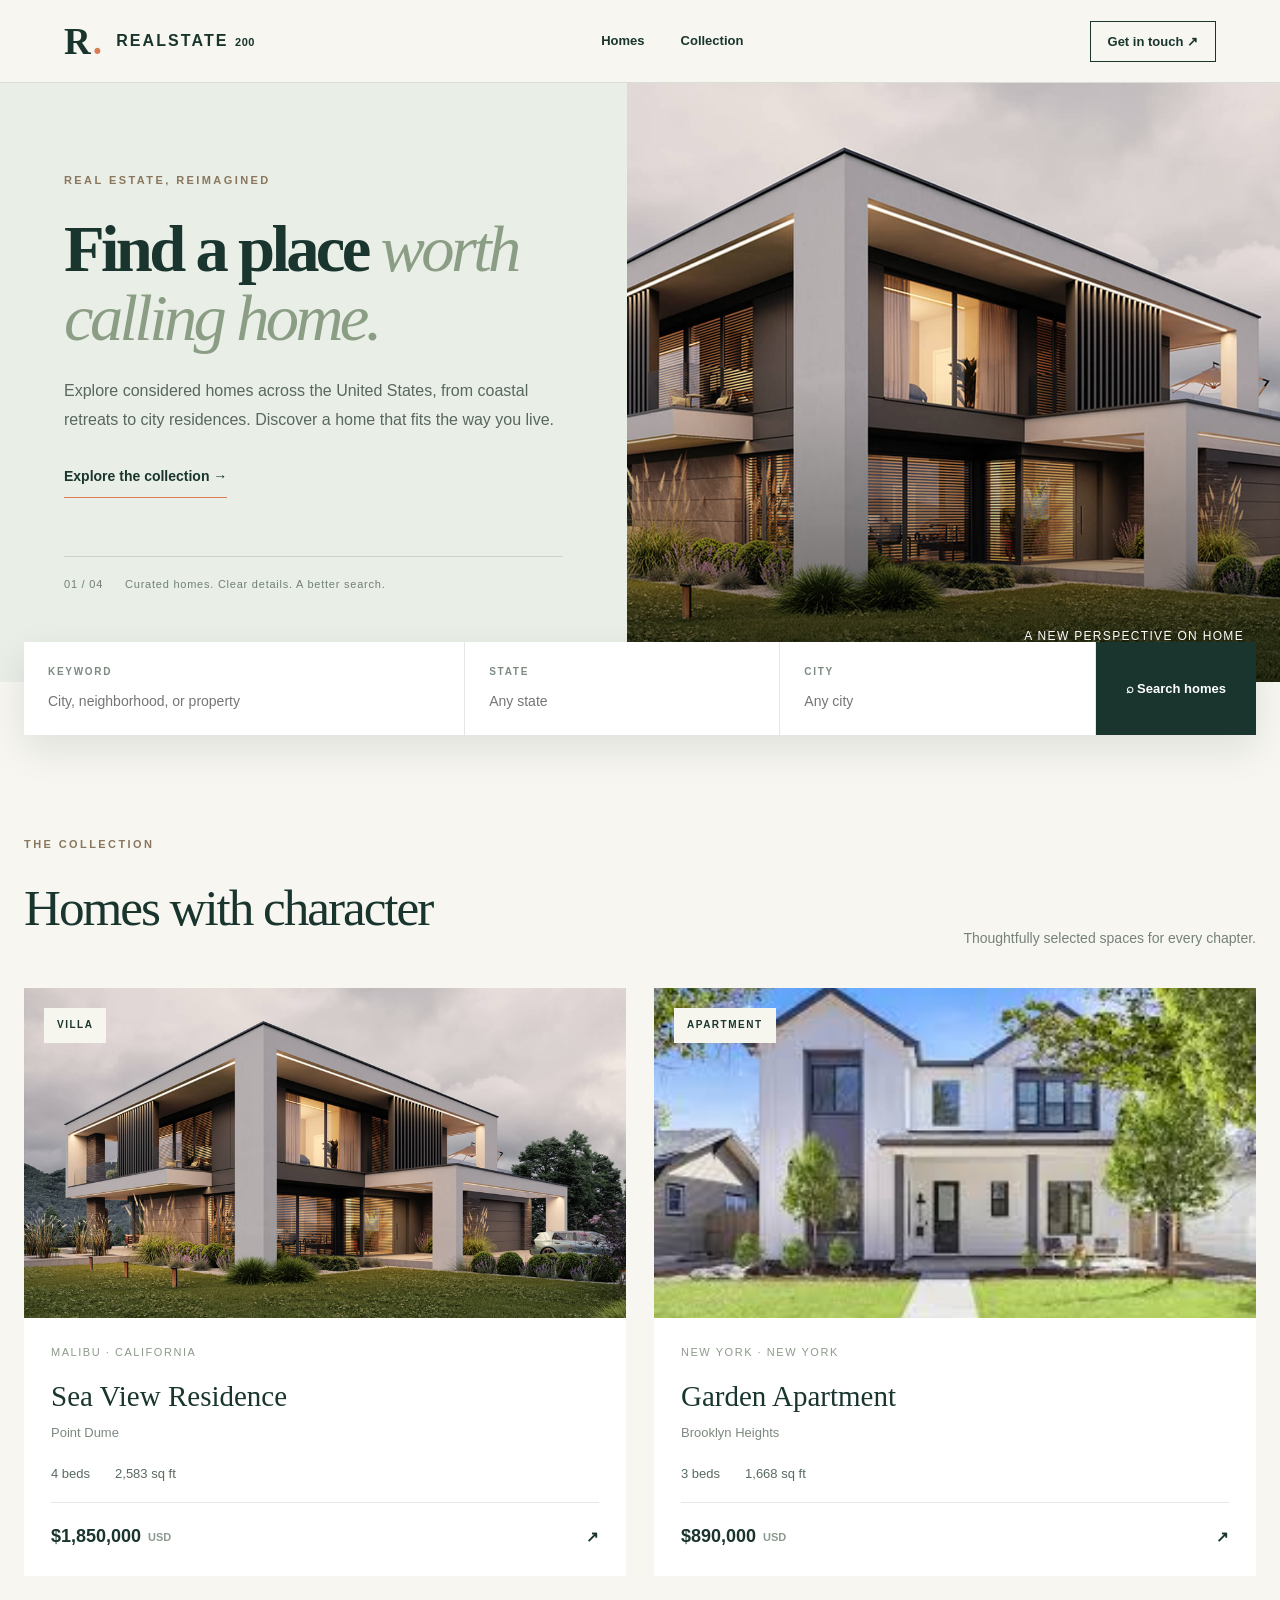
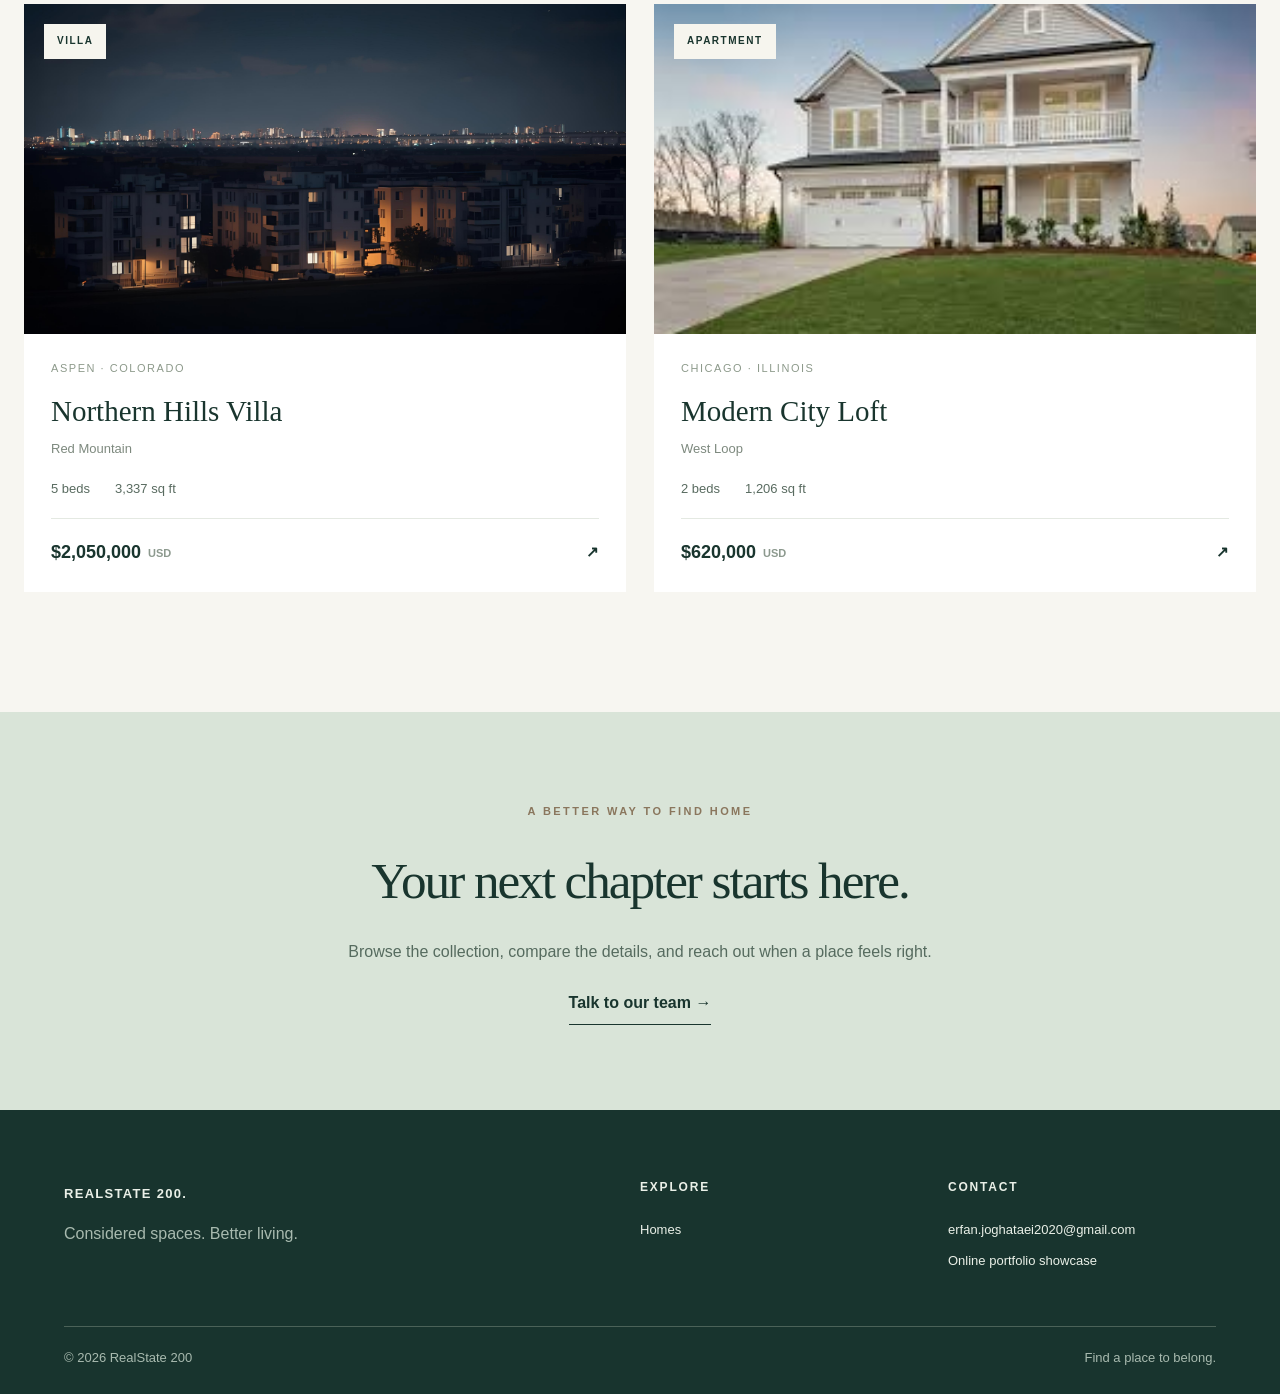
<file: docs/index.html>
<!DOCTYPE html>

<html dir="ltr" lang="en">
<head>
<meta charset="utf-8"/>
<meta content="width=device-width, initial-scale=1" name="viewport"/>
<title>Discover your next place | RealState 200</title>
<meta content="Explore curated villas and apartments across the United States with RealState 200." name="description"/>
<link href="css/Layout/site.css" rel="stylesheet"/>
<link href="css/Layout/english.css" rel="stylesheet"/>
</head>
<body>
<header b-vwonrfvciz="" class="en-header">
<a b-vwonrfvciz="" class="en-brand" href="index.html"><span b-vwonrfvciz="" class="en-brand-mark">R<span b-vwonrfvciz="">.</span></span><span b-vwonrfvciz="">REALSTATE <small b-vwonrfvciz="">200</small></span></a>
<nav aria-label="Main navigation" b-vwonrfvciz="" class="en-nav"><a b-vwonrfvciz="" href="index.html">Homes</a><a b-vwonrfvciz="" href="index.html">Collection</a></nav>
<div b-vwonrfvciz="" class="en-nav-actions"><a b-vwonrfvciz="" class="en-contact-link" href="mailto:erfan.joghataei2020@gmail.com">Get in touch ↗</a><button aria-expanded="false" aria-label="Open navigation" b-vwonrfvciz="" class="en-menu-toggle" type="button">☰</button></div>
</header>
<main b-vwonrfvciz="">
<section class="en-hero">
<div class="en-hero-copy">
<span class="en-eyebrow">REAL ESTATE, REIMAGINED</span>
<h1>Find a place <em>worth calling home.</em></h1>
<p>Explore considered homes across the United States, from coastal retreats to city residences. Discover a home that fits the way you live.</p>
<a class="en-hero-link" href="#homes">Explore the collection →</a>
<div class="en-hero-proof"><span>01 / 04</span><span>Curated homes. Clear details. A better search.</span></div>
</div>
<div aria-label="Contemporary residence among green hills" class="en-hero-image" role="img">
<span class="en-image-caption">A new perspective on home</span>
</div>
</section>
<section aria-label="Search properties" class="en-search-wrap">
<form class="en-search" id="demo-search">
<label><span>KEYWORD</span><input name="query" placeholder="City, neighborhood, or property" type="search" value=""/></label>
<label><span>STATE</span><input name="province" placeholder="Any state" type="text" value=""/></label>
<label><span>CITY</span><input name="city" placeholder="Any city" type="text" value=""/></label>
<button type="submit">⌕ Search homes</button>
</form>
</section>
<section class="en-collection" id="homes">
<div class="en-section-heading"><div><span class="en-eyebrow">THE COLLECTION</span><h2>Homes with character</h2></div><p>Thoughtfully selected spaces for every chapter.</p></div>
<div class="en-property-grid">
<a class="en-property-card" href="property-1.html">
<div class="en-property-image"><img alt="Sea View Residence" loading="lazy" src="images/05-2.jpg"/><span class="en-property-tag">Villa</span></div>
<div class="en-property-copy"><div class="en-property-kicker">Malibu · California</div><h3>Sea View Residence</h3><p>Point Dume</p><div class="en-property-foot"><span>4 beds</span><span>2,583 sq ft</span></div><div class="en-property-price">$1,850,000 <small>USD</small><span class="en-card-arrow">↗</span></div></div>
</a>
<a class="en-property-card" href="property-2.html">
<div class="en-property-image"><img alt="Garden Apartment" loading="lazy" src="images/download.jfif"/><span class="en-property-tag">Apartment</span></div>
<div class="en-property-copy"><div class="en-property-kicker">New York · New York</div><h3>Garden Apartment</h3><p>Brooklyn Heights</p><div class="en-property-foot"><span>3 beds</span><span>1,668 sq ft</span></div><div class="en-property-price">$890,000 <small>USD</small><span class="en-card-arrow">↗</span></div></div>
</a>
<a class="en-property-card" href="property-3.html">
<div class="en-property-image"><img alt="Northern Hills Villa" loading="lazy" src="images/northern-hills-villa.jpg"/><span class="en-property-tag">Villa</span></div>
<div class="en-property-copy"><div class="en-property-kicker">Aspen · Colorado</div><h3>Northern Hills Villa</h3><p>Red Mountain</p><div class="en-property-foot"><span>5 beds</span><span>3,337 sq ft</span></div><div class="en-property-price">$2,050,000 <small>USD</small><span class="en-card-arrow">↗</span></div></div>
</a>
<a class="en-property-card" href="property-4.html">
<div class="en-property-image"><img alt="Modern City Loft" loading="lazy" src="images/download (1).jfif"/><span class="en-property-tag">Apartment</span></div>
<div class="en-property-copy"><div class="en-property-kicker">Chicago · Illinois</div><h3>Modern City Loft</h3><p>West Loop</p><div class="en-property-foot"><span>2 beds</span><span>1,206 sq ft</span></div><div class="en-property-price">$620,000 <small>USD</small><span class="en-card-arrow">↗</span></div></div>
</a>
</div>
</section>
<section class="en-endcap"><span class="en-eyebrow">A BETTER WAY TO FIND HOME</span><h2>Your next chapter starts here.</h2><p>Browse the collection, compare the details, and reach out when a place feels right.</p><a href="mailto:erfan.joghataei2020@gmail.com">Talk to our team →</a></section>
</main>
<footer b-vwonrfvciz="" class="en-footer"><div b-vwonrfvciz="" class="en-footer-top"><div b-vwonrfvciz=""><a b-vwonrfvciz="" class="en-footer-brand" href="index.html">REALSTATE 200<span b-vwonrfvciz="">.</span></a><p b-vwonrfvciz="">Considered spaces. Better living.</p></div><div b-vwonrfvciz=""><h3 b-vwonrfvciz="">Explore</h3><a b-vwonrfvciz="" href="index.html">Homes</a></div><div b-vwonrfvciz=""><h3 b-vwonrfvciz="">Contact</h3><a b-vwonrfvciz="" href="mailto:erfan.joghataei2020@gmail.com">erfan.joghataei2020@gmail.com</a><span b-vwonrfvciz="">Online portfolio showcase</span></div></div><div b-vwonrfvciz="" class="en-footer-bottom"><span b-vwonrfvciz="">© 2026 RealState 200</span><span b-vwonrfvciz="">Find a place to belong.</span></div></footer>

<script defer="True" src="demo.js"></script></body>
</html>
</file>
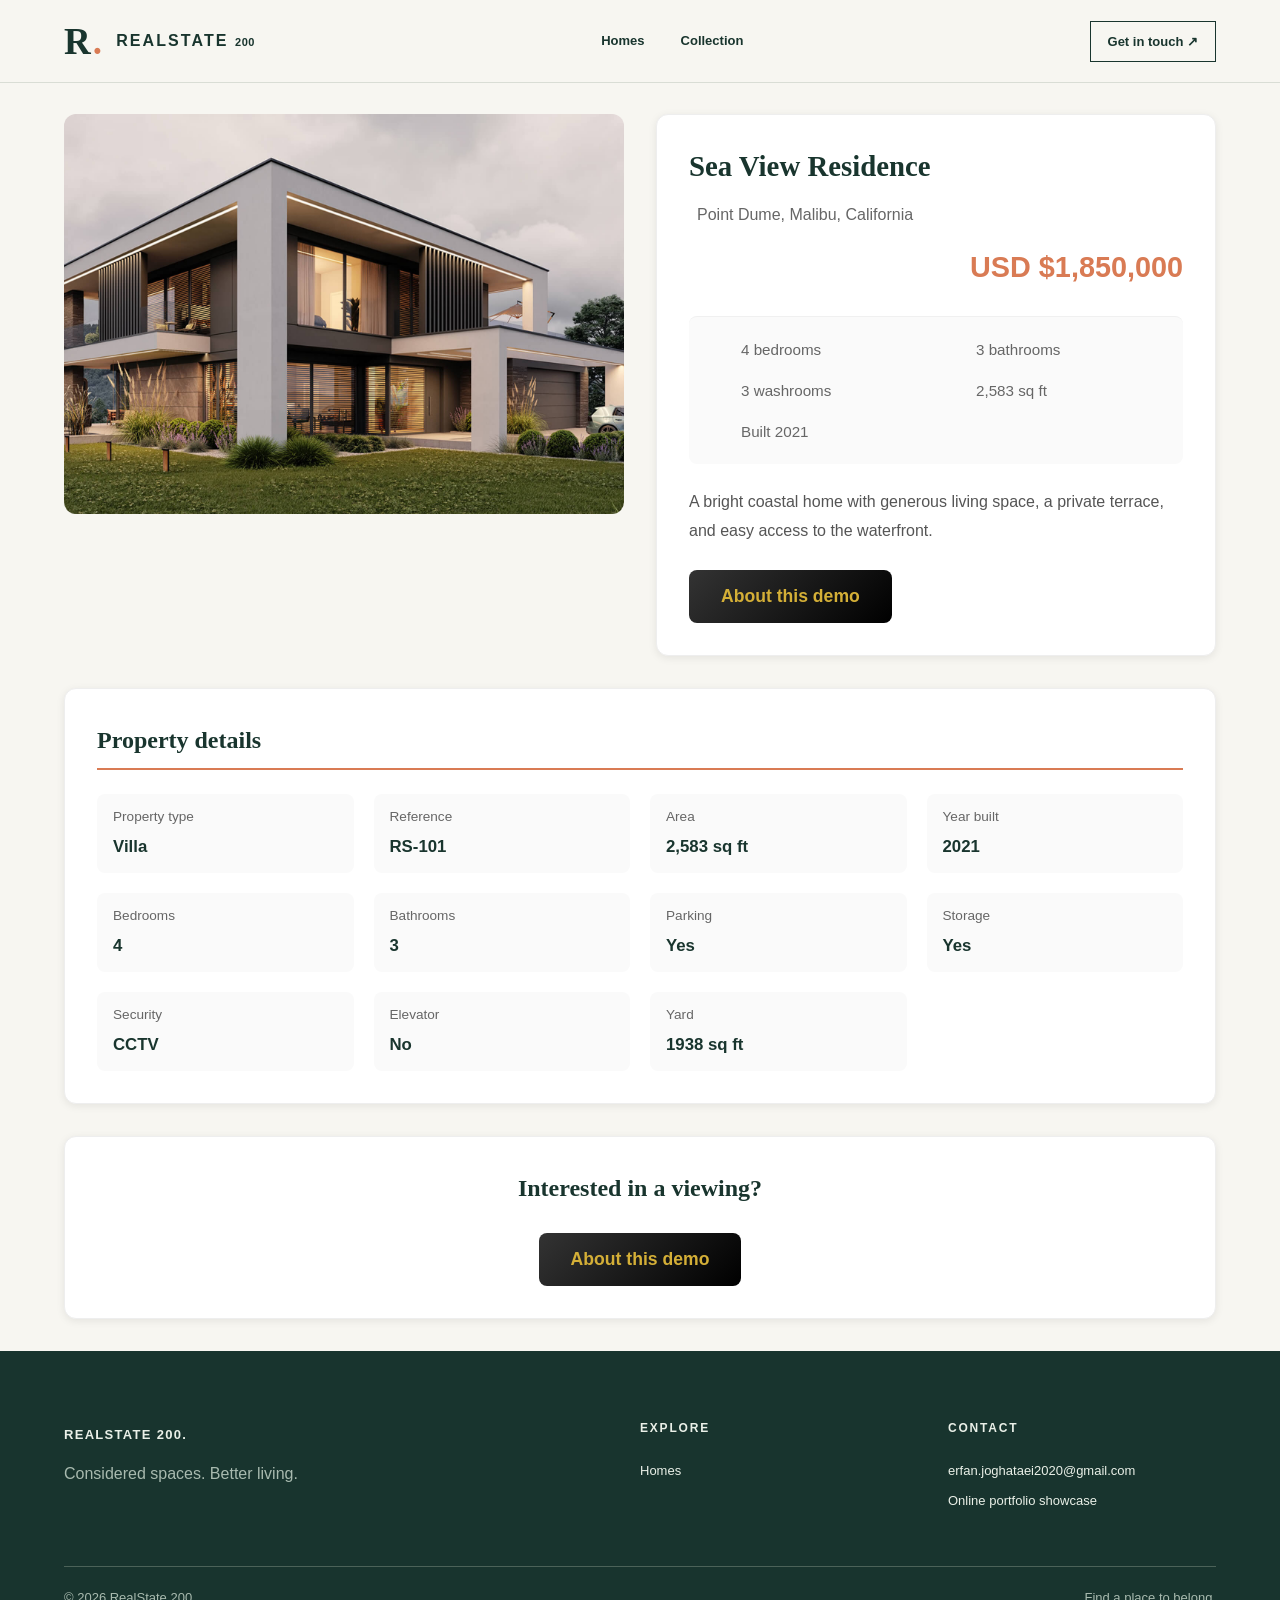
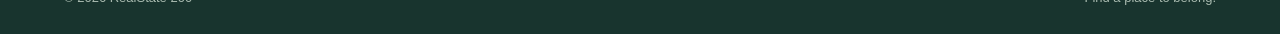
<file: docs/property-1.html>
<!DOCTYPE html>

<html dir="ltr" lang="en">
<head>
<meta charset="utf-8"/>
<meta content="width=device-width, initial-scale=1" name="viewport"/>
<title>Find your home | RealState 200</title>
<meta content="Explore curated villas and apartments across the United States with RealState 200." name="description"/>
<link href="css/Layout/site.css" rel="stylesheet"/>
<link href="css/Layout/HomeDetail.css" rel="stylesheet"/>
<link href="css/Layout/english.css" rel="stylesheet"/>
</head>
<body>
<header b-vwonrfvciz="" class="en-header">
<a b-vwonrfvciz="" class="en-brand" href="index.html"><span b-vwonrfvciz="" class="en-brand-mark">R<span b-vwonrfvciz="">.</span></span><span b-vwonrfvciz="">REALSTATE <small b-vwonrfvciz="">200</small></span></a>
<nav aria-label="Main navigation" b-vwonrfvciz="" class="en-nav"><a b-vwonrfvciz="" href="index.html">Homes</a><a b-vwonrfvciz="" href="index.html">Collection</a></nav>
<div b-vwonrfvciz="" class="en-nav-actions"><a b-vwonrfvciz="" class="en-contact-link" href="mailto:erfan.joghataei2020@gmail.com">Get in touch ↗</a><button aria-expanded="false" aria-label="Open navigation" b-vwonrfvciz="" class="en-menu-toggle" type="button">☰</button></div>
</header>
<main b-vwonrfvciz="">
<div class="property-details-container">
<!-- ردیف اصلی با گالری و اطلاعات -->
<div class="property-main">
<div class="property-gallery">
<div class="gallery-main">
<img alt="Sea View Residence" id="main-image" src="images/05-2.jpg"/>
</div>
<div class="gallery-thumbs">
</div>
</div>
<div class="property-info">
<h1 class="property-title">Sea View Residence</h1>
<div class="property-location">
<i class="fas fa-map-marker-alt"></i>
<span>Point Dume, Malibu, California</span>
</div>
<div class="property-price">$1,850,000 USD</div>
<div class="property-features">
<div class="feature">
<i class="fas fa-bed"></i>
<span>4 bedrooms</span>
</div>
<div class="feature">
<i class="fas fa-bath"></i>
<span>3 bathrooms</span>
</div>
<div class="feature">
<i class="fas fa-toilet"></i>
<span>3 washrooms</span>
</div>
<div class="feature">
<i class="fas fa-ruler-combined"></i>
<span>2,583 sq ft</span>
</div>
<div class="feature">
<i class="fas fa-calendar-alt"></i>
<span>Built 2021</span>
</div>
</div>
<div class="property-description">
<p>A bright coastal home with generous living space, a private terrace, and easy access to the waterfront.</p>
</div>
<button class="contact-btn" id="show-contact">About this demo</button>
</div>
</div>
<!-- جزئیات کامل ملک -->
<div class="property-details">
<h2 class="details-title">Property details</h2>
<div class="details-grid">
<div class="detail-item">
<span class="detail-label">Property type</span>
<span class="detail-value">Villa</span>
</div>
<div class="detail-item">
<span class="detail-label">Reference</span>
<span class="detail-value">RS-101</span>
</div>
<div class="detail-item">
<span class="detail-label">Area</span>
<span class="detail-value">2,583 sq ft</span>
</div>
<div class="detail-item">
<span class="detail-label">Year built</span>
<span class="detail-value">2021</span>
</div>
<div class="detail-item">
<span class="detail-label">Bedrooms</span>
<span class="detail-value">4</span>
</div>
<div class="detail-item">
<span class="detail-label">Bathrooms</span>
<span class="detail-value">3</span>
</div>
<div class="detail-item">
<span class="detail-label">Parking</span>
<span class="detail-value">Yes</span>
</div>
<div class="detail-item">
<span class="detail-label">Storage</span>
<span class="detail-value">Yes</span>
</div>
<div class="detail-item">
<span class="detail-label">Security</span>
<span class="detail-value">CCTV</span>
</div>
<div class="detail-item">
<span class="detail-label">Elevator</span>
<span class="detail-value">No</span>
</div>
<div class="detail-item">
<span class="detail-label">Yard</span>
<span class="detail-value">1938 sq ft</span>
</div>
</div>
</div>
<!-- بخش تماس -->
<div class="contact-section">
<h2 class="contact-title">Interested in a viewing?</h2>
<button class="contact-btn" id="show-contact-bottom">About this demo</button>
</div>
<!-- modal اطلاعات تماس -->
<div class="contact-modal" id="contact-modal">
<div class="modal-content">
<span class="close-modal" id="close-modal">×</span>
<h2 class="modal-title">Contact details</h2>
<p>This property is illustrative portfolio content. Explore the code and design in the project repository.</p>

<a class="call-btn" href="https://github.com/ErfanJoghataei/RealState-English">View project source</a>
</div>
</div>
</div>
</main>
<footer b-vwonrfvciz="" class="en-footer"><div b-vwonrfvciz="" class="en-footer-top"><div b-vwonrfvciz=""><a b-vwonrfvciz="" class="en-footer-brand" href="index.html">REALSTATE 200<span b-vwonrfvciz="">.</span></a><p b-vwonrfvciz="">Considered spaces. Better living.</p></div><div b-vwonrfvciz=""><h3 b-vwonrfvciz="">Explore</h3><a b-vwonrfvciz="" href="index.html">Homes</a></div><div b-vwonrfvciz=""><h3 b-vwonrfvciz="">Contact</h3><a b-vwonrfvciz="" href="mailto:erfan.joghataei2020@gmail.com">erfan.joghataei2020@gmail.com</a><span b-vwonrfvciz="">Online portfolio showcase</span></div></div><div b-vwonrfvciz="" class="en-footer-bottom"><span b-vwonrfvciz="">© 2026 RealState 200</span><span b-vwonrfvciz="">Find a place to belong.</span></div></footer>


<script defer="True" src="demo.js"></script></body>
</html>
</file>
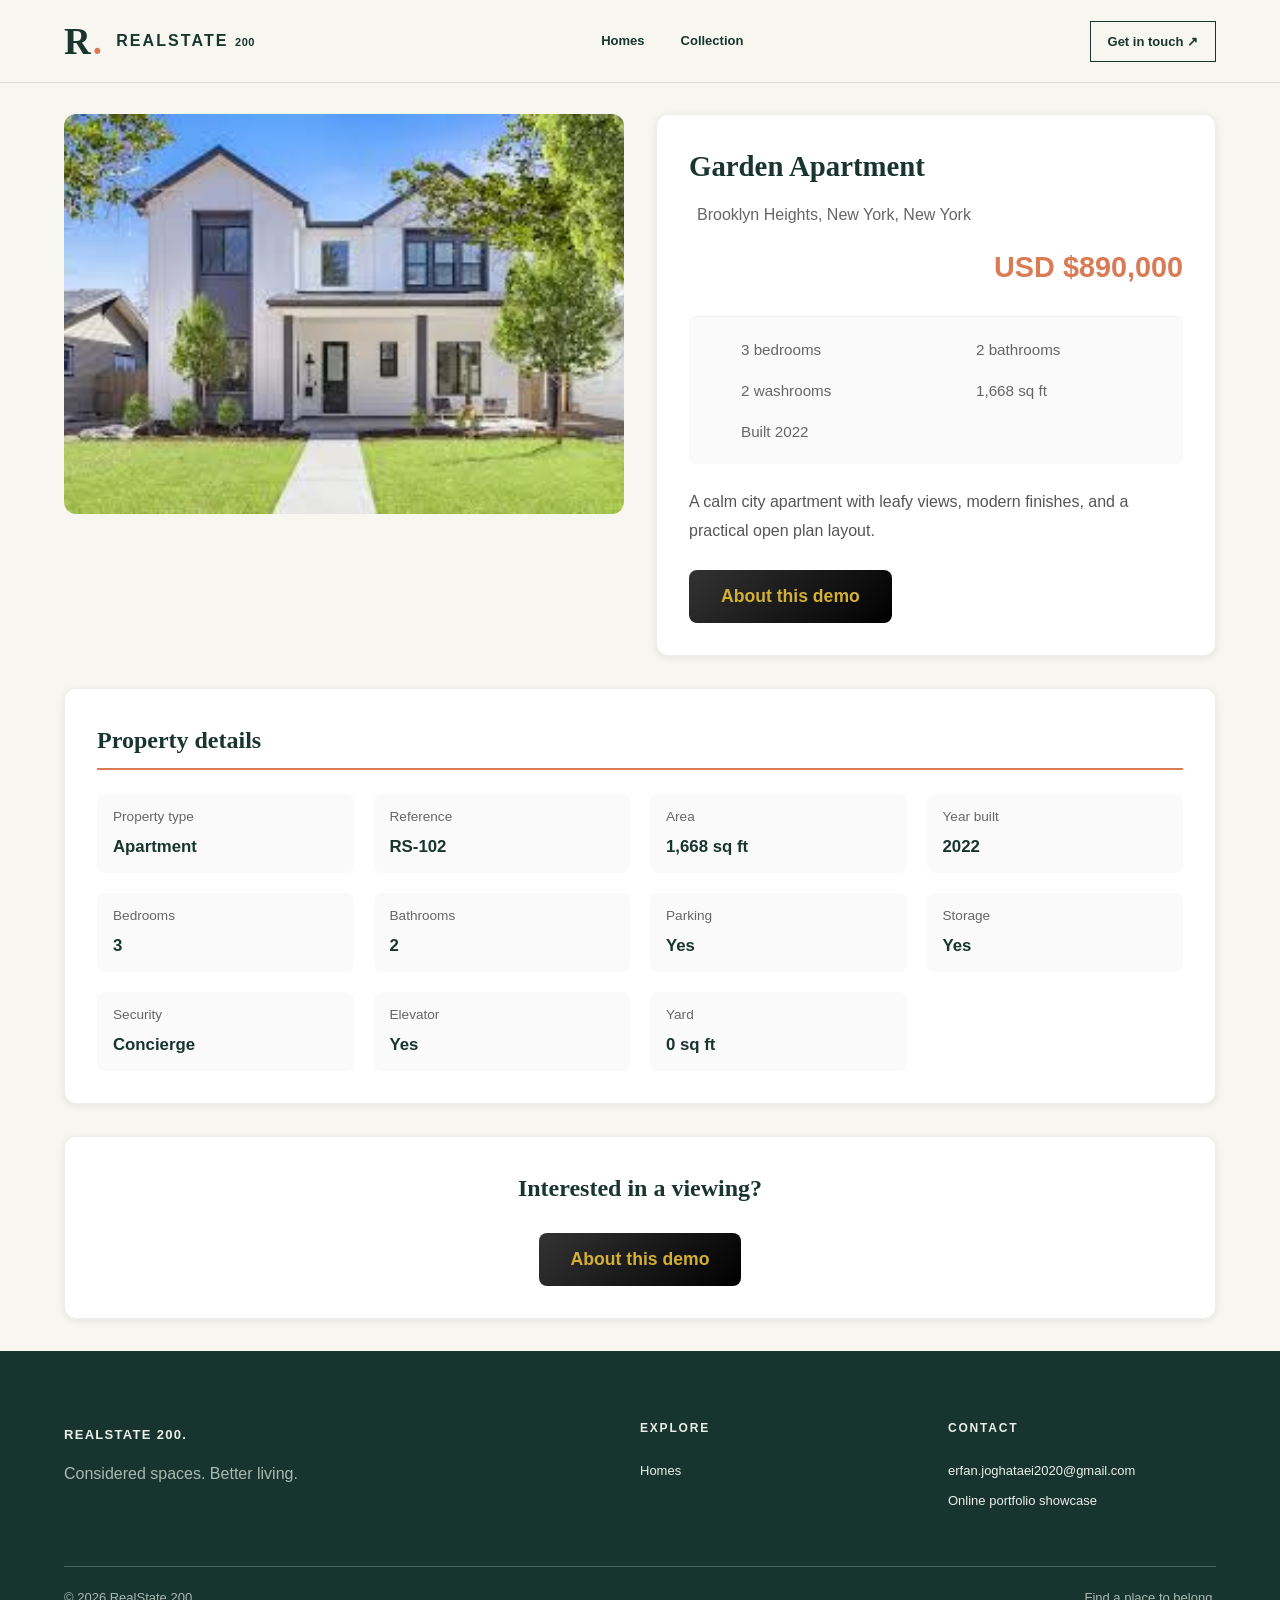
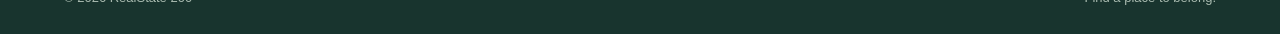
<file: docs/property-2.html>
<!DOCTYPE html>

<html dir="ltr" lang="en">
<head>
<meta charset="utf-8"/>
<meta content="width=device-width, initial-scale=1" name="viewport"/>
<title>Find your home | RealState 200</title>
<meta content="Explore curated villas and apartments across the United States with RealState 200." name="description"/>
<link href="css/Layout/site.css" rel="stylesheet"/>
<link href="css/Layout/HomeDetail.css" rel="stylesheet"/>
<link href="css/Layout/english.css" rel="stylesheet"/>
</head>
<body>
<header b-vwonrfvciz="" class="en-header">
<a b-vwonrfvciz="" class="en-brand" href="index.html"><span b-vwonrfvciz="" class="en-brand-mark">R<span b-vwonrfvciz="">.</span></span><span b-vwonrfvciz="">REALSTATE <small b-vwonrfvciz="">200</small></span></a>
<nav aria-label="Main navigation" b-vwonrfvciz="" class="en-nav"><a b-vwonrfvciz="" href="index.html">Homes</a><a b-vwonrfvciz="" href="index.html">Collection</a></nav>
<div b-vwonrfvciz="" class="en-nav-actions"><a b-vwonrfvciz="" class="en-contact-link" href="mailto:erfan.joghataei2020@gmail.com">Get in touch ↗</a><button aria-expanded="false" aria-label="Open navigation" b-vwonrfvciz="" class="en-menu-toggle" type="button">☰</button></div>
</header>
<main b-vwonrfvciz="">
<div class="property-details-container">
<!-- ردیف اصلی با گالری و اطلاعات -->
<div class="property-main">
<div class="property-gallery">
<div class="gallery-main">
<img alt="Garden Apartment" id="main-image" src="images/download.jfif"/>
</div>
<div class="gallery-thumbs">
</div>
</div>
<div class="property-info">
<h1 class="property-title">Garden Apartment</h1>
<div class="property-location">
<i class="fas fa-map-marker-alt"></i>
<span>Brooklyn Heights, New York, New York</span>
</div>
<div class="property-price">$890,000 USD</div>
<div class="property-features">
<div class="feature">
<i class="fas fa-bed"></i>
<span>3 bedrooms</span>
</div>
<div class="feature">
<i class="fas fa-bath"></i>
<span>2 bathrooms</span>
</div>
<div class="feature">
<i class="fas fa-toilet"></i>
<span>2 washrooms</span>
</div>
<div class="feature">
<i class="fas fa-ruler-combined"></i>
<span>1,668 sq ft</span>
</div>
<div class="feature">
<i class="fas fa-calendar-alt"></i>
<span>Built 2022</span>
</div>
</div>
<div class="property-description">
<p>A calm city apartment with leafy views, modern finishes, and a practical open plan layout.</p>
</div>
<button class="contact-btn" id="show-contact">About this demo</button>
</div>
</div>
<!-- جزئیات کامل ملک -->
<div class="property-details">
<h2 class="details-title">Property details</h2>
<div class="details-grid">
<div class="detail-item">
<span class="detail-label">Property type</span>
<span class="detail-value">Apartment</span>
</div>
<div class="detail-item">
<span class="detail-label">Reference</span>
<span class="detail-value">RS-102</span>
</div>
<div class="detail-item">
<span class="detail-label">Area</span>
<span class="detail-value">1,668 sq ft</span>
</div>
<div class="detail-item">
<span class="detail-label">Year built</span>
<span class="detail-value">2022</span>
</div>
<div class="detail-item">
<span class="detail-label">Bedrooms</span>
<span class="detail-value">3</span>
</div>
<div class="detail-item">
<span class="detail-label">Bathrooms</span>
<span class="detail-value">2</span>
</div>
<div class="detail-item">
<span class="detail-label">Parking</span>
<span class="detail-value">Yes</span>
</div>
<div class="detail-item">
<span class="detail-label">Storage</span>
<span class="detail-value">Yes</span>
</div>
<div class="detail-item">
<span class="detail-label">Security</span>
<span class="detail-value">Concierge</span>
</div>
<div class="detail-item">
<span class="detail-label">Elevator</span>
<span class="detail-value">Yes</span>
</div>
<div class="detail-item">
<span class="detail-label">Yard</span>
<span class="detail-value">0 sq ft</span>
</div>
</div>
</div>
<!-- بخش تماس -->
<div class="contact-section">
<h2 class="contact-title">Interested in a viewing?</h2>
<button class="contact-btn" id="show-contact-bottom">About this demo</button>
</div>
<!-- modal اطلاعات تماس -->
<div class="contact-modal" id="contact-modal">
<div class="modal-content">
<span class="close-modal" id="close-modal">×</span>
<h2 class="modal-title">Contact details</h2>
<p>This property is illustrative portfolio content. Explore the code and design in the project repository.</p>

<a class="call-btn" href="https://github.com/ErfanJoghataei/RealState-English">View project source</a>
</div>
</div>
</div>
</main>
<footer b-vwonrfvciz="" class="en-footer"><div b-vwonrfvciz="" class="en-footer-top"><div b-vwonrfvciz=""><a b-vwonrfvciz="" class="en-footer-brand" href="index.html">REALSTATE 200<span b-vwonrfvciz="">.</span></a><p b-vwonrfvciz="">Considered spaces. Better living.</p></div><div b-vwonrfvciz=""><h3 b-vwonrfvciz="">Explore</h3><a b-vwonrfvciz="" href="index.html">Homes</a></div><div b-vwonrfvciz=""><h3 b-vwonrfvciz="">Contact</h3><a b-vwonrfvciz="" href="mailto:erfan.joghataei2020@gmail.com">erfan.joghataei2020@gmail.com</a><span b-vwonrfvciz="">Online portfolio showcase</span></div></div><div b-vwonrfvciz="" class="en-footer-bottom"><span b-vwonrfvciz="">© 2026 RealState 200</span><span b-vwonrfvciz="">Find a place to belong.</span></div></footer>


<script defer="True" src="demo.js"></script></body>
</html>
</file>
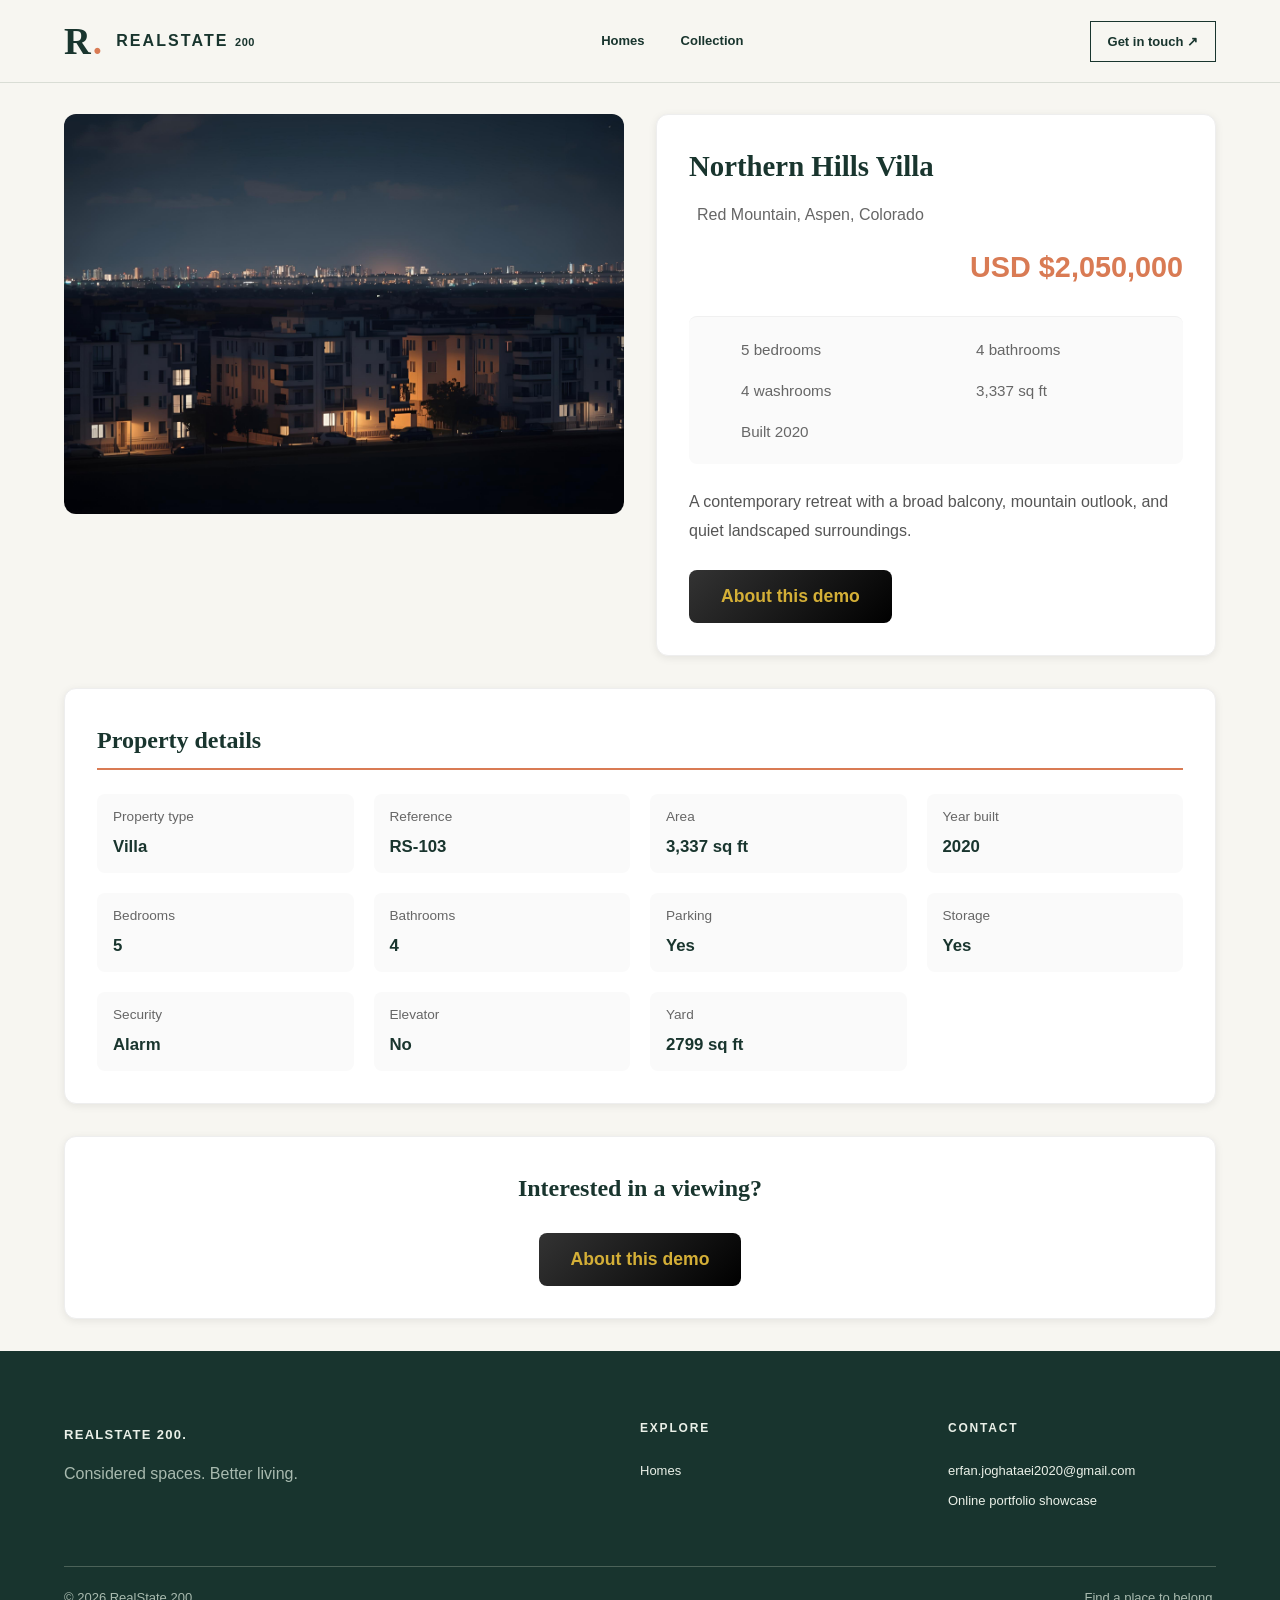
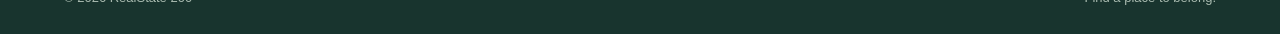
<file: docs/property-3.html>
<!DOCTYPE html>

<html dir="ltr" lang="en">
<head>
<meta charset="utf-8"/>
<meta content="width=device-width, initial-scale=1" name="viewport"/>
<title>Find your home | RealState 200</title>
<meta content="Explore curated villas and apartments across the United States with RealState 200." name="description"/>
<link href="css/Layout/site.css" rel="stylesheet"/>
<link href="css/Layout/HomeDetail.css" rel="stylesheet"/>
<link href="css/Layout/english.css" rel="stylesheet"/>
</head>
<body>
<header b-vwonrfvciz="" class="en-header">
<a b-vwonrfvciz="" class="en-brand" href="index.html"><span b-vwonrfvciz="" class="en-brand-mark">R<span b-vwonrfvciz="">.</span></span><span b-vwonrfvciz="">REALSTATE <small b-vwonrfvciz="">200</small></span></a>
<nav aria-label="Main navigation" b-vwonrfvciz="" class="en-nav"><a b-vwonrfvciz="" href="index.html">Homes</a><a b-vwonrfvciz="" href="index.html">Collection</a></nav>
<div b-vwonrfvciz="" class="en-nav-actions"><a b-vwonrfvciz="" class="en-contact-link" href="mailto:erfan.joghataei2020@gmail.com">Get in touch ↗</a><button aria-expanded="false" aria-label="Open navigation" b-vwonrfvciz="" class="en-menu-toggle" type="button">☰</button></div>
</header>
<main b-vwonrfvciz="">
<div class="property-details-container">
<!-- ردیف اصلی با گالری و اطلاعات -->
<div class="property-main">
<div class="property-gallery">
<div class="gallery-main">
<img alt="Northern Hills Villa" id="main-image" src="images/northern-hills-villa.jpg"/>
</div>
<div class="gallery-thumbs">
</div>
</div>
<div class="property-info">
<h1 class="property-title">Northern Hills Villa</h1>
<div class="property-location">
<i class="fas fa-map-marker-alt"></i>
<span>Red Mountain, Aspen, Colorado</span>
</div>
<div class="property-price">$2,050,000 USD</div>
<div class="property-features">
<div class="feature">
<i class="fas fa-bed"></i>
<span>5 bedrooms</span>
</div>
<div class="feature">
<i class="fas fa-bath"></i>
<span>4 bathrooms</span>
</div>
<div class="feature">
<i class="fas fa-toilet"></i>
<span>4 washrooms</span>
</div>
<div class="feature">
<i class="fas fa-ruler-combined"></i>
<span>3,337 sq ft</span>
</div>
<div class="feature">
<i class="fas fa-calendar-alt"></i>
<span>Built 2020</span>
</div>
</div>
<div class="property-description">
<p>A contemporary retreat with a broad balcony, mountain outlook, and quiet landscaped surroundings.</p>
</div>
<button class="contact-btn" id="show-contact">About this demo</button>
</div>
</div>
<!-- جزئیات کامل ملک -->
<div class="property-details">
<h2 class="details-title">Property details</h2>
<div class="details-grid">
<div class="detail-item">
<span class="detail-label">Property type</span>
<span class="detail-value">Villa</span>
</div>
<div class="detail-item">
<span class="detail-label">Reference</span>
<span class="detail-value">RS-103</span>
</div>
<div class="detail-item">
<span class="detail-label">Area</span>
<span class="detail-value">3,337 sq ft</span>
</div>
<div class="detail-item">
<span class="detail-label">Year built</span>
<span class="detail-value">2020</span>
</div>
<div class="detail-item">
<span class="detail-label">Bedrooms</span>
<span class="detail-value">5</span>
</div>
<div class="detail-item">
<span class="detail-label">Bathrooms</span>
<span class="detail-value">4</span>
</div>
<div class="detail-item">
<span class="detail-label">Parking</span>
<span class="detail-value">Yes</span>
</div>
<div class="detail-item">
<span class="detail-label">Storage</span>
<span class="detail-value">Yes</span>
</div>
<div class="detail-item">
<span class="detail-label">Security</span>
<span class="detail-value">Alarm</span>
</div>
<div class="detail-item">
<span class="detail-label">Elevator</span>
<span class="detail-value">No</span>
</div>
<div class="detail-item">
<span class="detail-label">Yard</span>
<span class="detail-value">2799 sq ft</span>
</div>
</div>
</div>
<!-- بخش تماس -->
<div class="contact-section">
<h2 class="contact-title">Interested in a viewing?</h2>
<button class="contact-btn" id="show-contact-bottom">About this demo</button>
</div>
<!-- modal اطلاعات تماس -->
<div class="contact-modal" id="contact-modal">
<div class="modal-content">
<span class="close-modal" id="close-modal">×</span>
<h2 class="modal-title">Contact details</h2>
<p>This property is illustrative portfolio content. Explore the code and design in the project repository.</p>

<a class="call-btn" href="https://github.com/ErfanJoghataei/RealState-English">View project source</a>
</div>
</div>
</div>
</main>
<footer b-vwonrfvciz="" class="en-footer"><div b-vwonrfvciz="" class="en-footer-top"><div b-vwonrfvciz=""><a b-vwonrfvciz="" class="en-footer-brand" href="index.html">REALSTATE 200<span b-vwonrfvciz="">.</span></a><p b-vwonrfvciz="">Considered spaces. Better living.</p></div><div b-vwonrfvciz=""><h3 b-vwonrfvciz="">Explore</h3><a b-vwonrfvciz="" href="index.html">Homes</a></div><div b-vwonrfvciz=""><h3 b-vwonrfvciz="">Contact</h3><a b-vwonrfvciz="" href="mailto:erfan.joghataei2020@gmail.com">erfan.joghataei2020@gmail.com</a><span b-vwonrfvciz="">Online portfolio showcase</span></div></div><div b-vwonrfvciz="" class="en-footer-bottom"><span b-vwonrfvciz="">© 2026 RealState 200</span><span b-vwonrfvciz="">Find a place to belong.</span></div></footer>


<script defer="True" src="demo.js"></script></body>
</html>
</file>
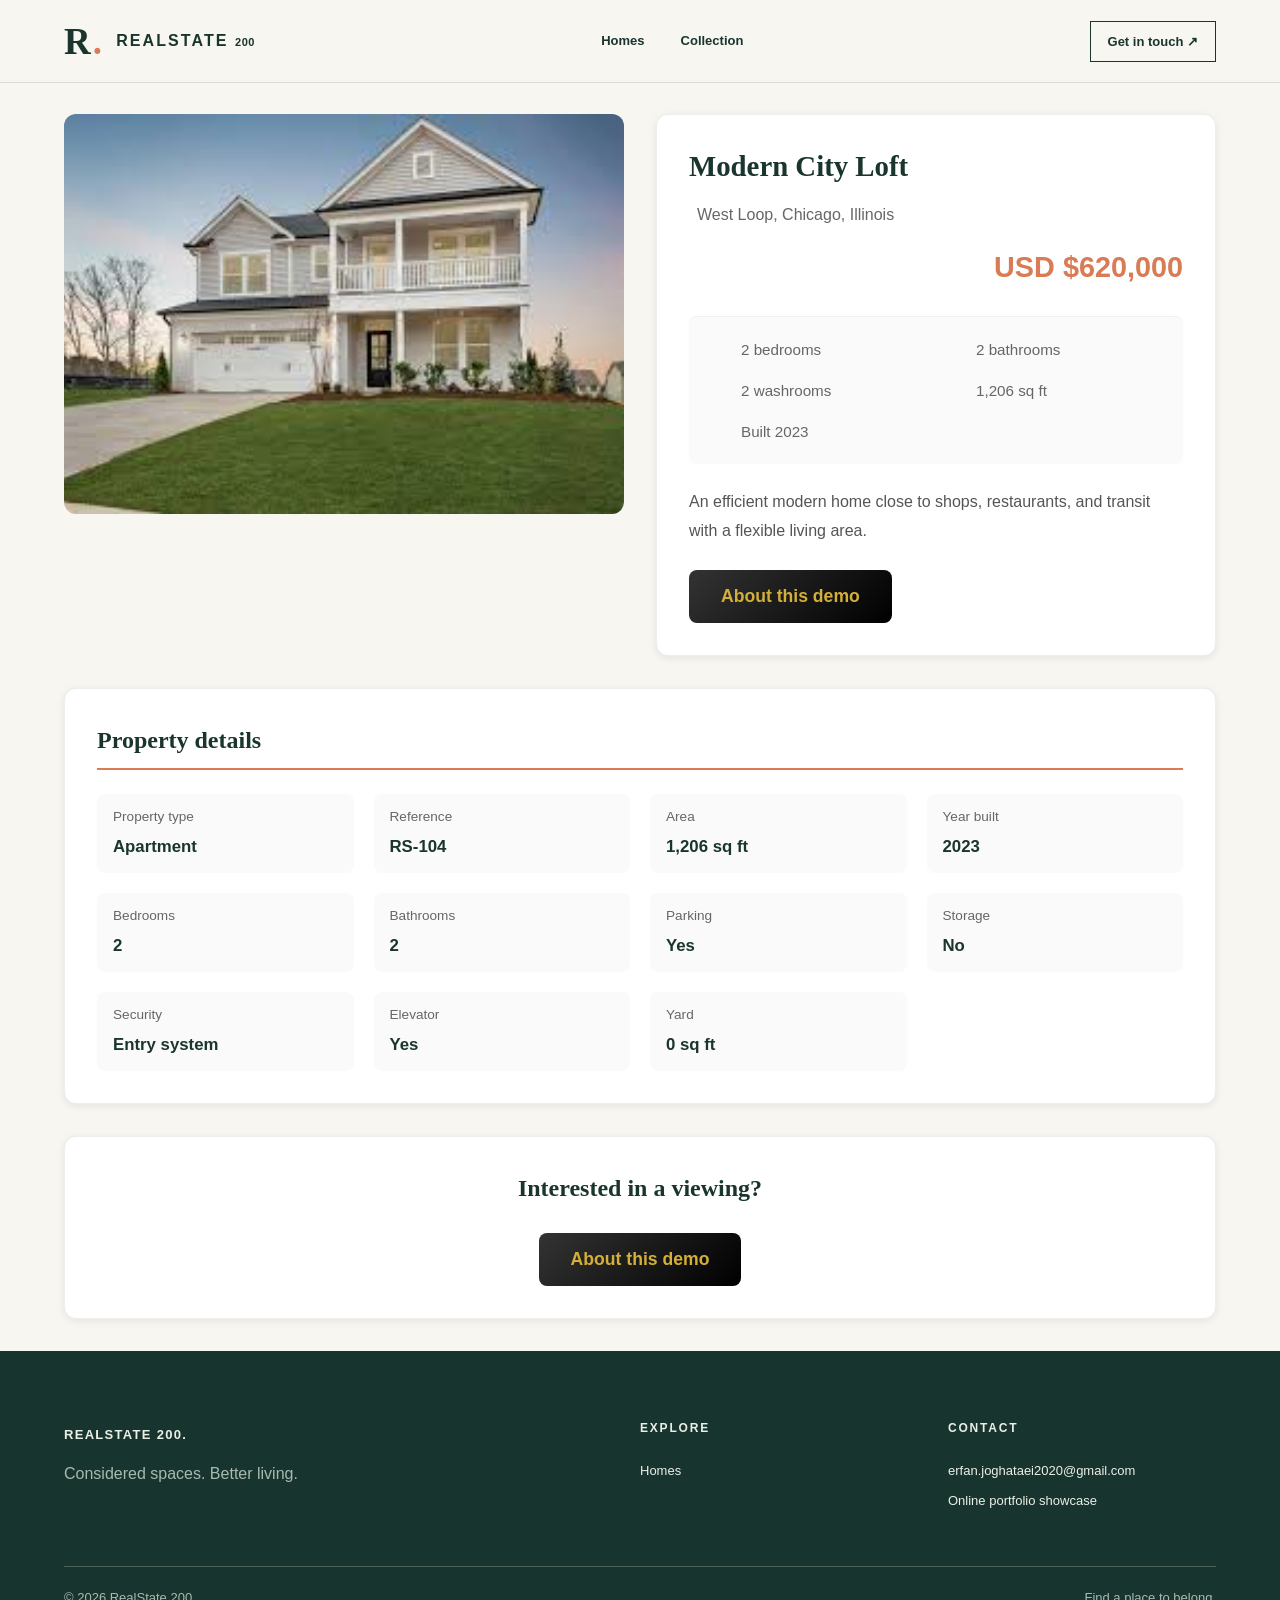
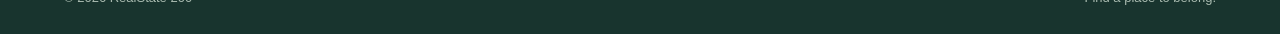
<file: docs/property-4.html>
<!DOCTYPE html>

<html dir="ltr" lang="en">
<head>
<meta charset="utf-8"/>
<meta content="width=device-width, initial-scale=1" name="viewport"/>
<title>Find your home | RealState 200</title>
<meta content="Explore curated villas and apartments across the United States with RealState 200." name="description"/>
<link href="css/Layout/site.css" rel="stylesheet"/>
<link href="css/Layout/HomeDetail.css" rel="stylesheet"/>
<link href="css/Layout/english.css" rel="stylesheet"/>
</head>
<body>
<header b-vwonrfvciz="" class="en-header">
<a b-vwonrfvciz="" class="en-brand" href="index.html"><span b-vwonrfvciz="" class="en-brand-mark">R<span b-vwonrfvciz="">.</span></span><span b-vwonrfvciz="">REALSTATE <small b-vwonrfvciz="">200</small></span></a>
<nav aria-label="Main navigation" b-vwonrfvciz="" class="en-nav"><a b-vwonrfvciz="" href="index.html">Homes</a><a b-vwonrfvciz="" href="index.html">Collection</a></nav>
<div b-vwonrfvciz="" class="en-nav-actions"><a b-vwonrfvciz="" class="en-contact-link" href="mailto:erfan.joghataei2020@gmail.com">Get in touch ↗</a><button aria-expanded="false" aria-label="Open navigation" b-vwonrfvciz="" class="en-menu-toggle" type="button">☰</button></div>
</header>
<main b-vwonrfvciz="">
<div class="property-details-container">
<!-- ردیف اصلی با گالری و اطلاعات -->
<div class="property-main">
<div class="property-gallery">
<div class="gallery-main">
<img alt="Modern City Loft" id="main-image" src="images/download (1).jfif"/>
</div>
<div class="gallery-thumbs">
</div>
</div>
<div class="property-info">
<h1 class="property-title">Modern City Loft</h1>
<div class="property-location">
<i class="fas fa-map-marker-alt"></i>
<span>West Loop, Chicago, Illinois</span>
</div>
<div class="property-price">$620,000 USD</div>
<div class="property-features">
<div class="feature">
<i class="fas fa-bed"></i>
<span>2 bedrooms</span>
</div>
<div class="feature">
<i class="fas fa-bath"></i>
<span>2 bathrooms</span>
</div>
<div class="feature">
<i class="fas fa-toilet"></i>
<span>2 washrooms</span>
</div>
<div class="feature">
<i class="fas fa-ruler-combined"></i>
<span>1,206 sq ft</span>
</div>
<div class="feature">
<i class="fas fa-calendar-alt"></i>
<span>Built 2023</span>
</div>
</div>
<div class="property-description">
<p>An efficient modern home close to shops, restaurants, and transit with a flexible living area.</p>
</div>
<button class="contact-btn" id="show-contact">About this demo</button>
</div>
</div>
<!-- جزئیات کامل ملک -->
<div class="property-details">
<h2 class="details-title">Property details</h2>
<div class="details-grid">
<div class="detail-item">
<span class="detail-label">Property type</span>
<span class="detail-value">Apartment</span>
</div>
<div class="detail-item">
<span class="detail-label">Reference</span>
<span class="detail-value">RS-104</span>
</div>
<div class="detail-item">
<span class="detail-label">Area</span>
<span class="detail-value">1,206 sq ft</span>
</div>
<div class="detail-item">
<span class="detail-label">Year built</span>
<span class="detail-value">2023</span>
</div>
<div class="detail-item">
<span class="detail-label">Bedrooms</span>
<span class="detail-value">2</span>
</div>
<div class="detail-item">
<span class="detail-label">Bathrooms</span>
<span class="detail-value">2</span>
</div>
<div class="detail-item">
<span class="detail-label">Parking</span>
<span class="detail-value">Yes</span>
</div>
<div class="detail-item">
<span class="detail-label">Storage</span>
<span class="detail-value">No</span>
</div>
<div class="detail-item">
<span class="detail-label">Security</span>
<span class="detail-value">Entry system</span>
</div>
<div class="detail-item">
<span class="detail-label">Elevator</span>
<span class="detail-value">Yes</span>
</div>
<div class="detail-item">
<span class="detail-label">Yard</span>
<span class="detail-value">0 sq ft</span>
</div>
</div>
</div>
<!-- بخش تماس -->
<div class="contact-section">
<h2 class="contact-title">Interested in a viewing?</h2>
<button class="contact-btn" id="show-contact-bottom">About this demo</button>
</div>
<!-- modal اطلاعات تماس -->
<div class="contact-modal" id="contact-modal">
<div class="modal-content">
<span class="close-modal" id="close-modal">×</span>
<h2 class="modal-title">Contact details</h2>
<p>This property is illustrative portfolio content. Explore the code and design in the project repository.</p>

<a class="call-btn" href="https://github.com/ErfanJoghataei/RealState-English">View project source</a>
</div>
</div>
</div>
</main>
<footer b-vwonrfvciz="" class="en-footer"><div b-vwonrfvciz="" class="en-footer-top"><div b-vwonrfvciz=""><a b-vwonrfvciz="" class="en-footer-brand" href="index.html">REALSTATE 200<span b-vwonrfvciz="">.</span></a><p b-vwonrfvciz="">Considered spaces. Better living.</p></div><div b-vwonrfvciz=""><h3 b-vwonrfvciz="">Explore</h3><a b-vwonrfvciz="" href="index.html">Homes</a></div><div b-vwonrfvciz=""><h3 b-vwonrfvciz="">Contact</h3><a b-vwonrfvciz="" href="mailto:erfan.joghataei2020@gmail.com">erfan.joghataei2020@gmail.com</a><span b-vwonrfvciz="">Online portfolio showcase</span></div></div><div b-vwonrfvciz="" class="en-footer-bottom"><span b-vwonrfvciz="">© 2026 RealState 200</span><span b-vwonrfvciz="">Find a place to belong.</span></div></footer>


<script defer="True" src="demo.js"></script></body>
</html>
</file>
<file: docs/css/Layout/site.css>
/* ================================
   Reset + Vars
=================================== */
* {
    margin: 0;
    padding: 0;
    box-sizing: border-box
}

:root {
    --primary: #333333;
    --secondary: #000000;
    --accent: #d4af37;
    --bg: #ffffff;
    --text: #1a1a1a;
    --muted: #666666;
    --soft-border: #eee;
    --shadow-soft: 0 2px 8px rgba(0,0,0,.08);
    --shadow-medium: 0 8px 24px rgba(0,0,0,.12);
    --shadow-heavy: 0 16px 48px rgba(0,0,0,.18);
    --radius: 16px;
    --radius-sm: 10px;
    --container: 1200px;
    --transition: .3s cubic-bezier(.4,0,.2,1);
}

html {
    scroll-behavior: smooth;
    overflow-x: hidden
}

body {
    font-family: 'IRANSansX','Vazir','Tahoma',Arial,sans-serif;
    background: var(--bg);
    color: var(--text);
    line-height: 1.65;
    min-height: 100vh;
    position: relative;
    overflow-x: hidden;
}

img {
    max-width: 100%;
}

body::before {
    content: "";
    position: fixed;
    inset: 0;
    z-index: -1;
    pointer-events: none;
    background: radial-gradient(900px 380px at 15% -10%, rgba(212,175,55,.14), rgba(212,175,55,0) 60%), radial-gradient(1100px 460px at 100% 120%, rgba(0,0,0,.14), rgba(0,0,0,0) 60%);
}

/* ================================
   Main content wrapper
=================================== */
.main {
    min-height: calc(100vh - 300px);
}

/* ================================
   Header
=================================== */
.header {
    background: linear-gradient(135deg,#ffffff 0%,#f5f5f5 100%);
    box-shadow: 0 4px 12px rgba(0,0,0,.08);
    padding: 15px 24px;
    position: sticky;
    top: 0;
    z-index: 1000;
    display: flex;
    align-items: center;
    justify-content: space-between;
}

.nav-left, .nav-right {
    display: flex;
    align-items: center;
    gap: 22px;
    flex: 1
}

.nav-right {
    justify-content: flex-end
}

.logo {
    display: flex;
    justify-content: center;
    flex: 1
}

.logo-container {
    display: flex;
    align-items: center;
    gap: 10px;
    text-decoration: none;
    color: #000;
    font-weight: 700;
    font-size: 22px;
    transition: transform .25s
}

    .logo-container:hover {
        transform: scale(1.03)
    }

.logo-icon {
    background: linear-gradient(135deg,#333,#000);
    color: var(--accent);
    width: 50px;
    height: 50px;
    border-radius: 12px;
    display: flex;
    align-items: center;
    justify-content: center;
    box-shadow: 0 4px 8px rgba(0,0,0,.25)
}

.logo-img {
    width: 46px;
    height: 46px;
    border-radius: 12px;
    object-fit: cover
}

.nav-link {
    color: #333;
    text-decoration: none;
    font-weight: 600;
    font-size: 16px;
    position: relative;
    padding: 6px 2px;
    transition: color .25s
}

    .nav-link::after {
        content: "";
        position: absolute;
        left: 0;
        bottom: -3px;
        height: 2px;
        width: 0;
        background: var(--accent);
        transition: width .25s
    }

    .nav-link:hover {
        color: var(--accent)
    }

        .nav-link:hover::after {
            width: 100%
        }

.btn {
    padding: 9px 18px;
    border-radius: 8px;
    font-weight: 600;
    font-size: 14px;
    text-decoration: none;
    display: inline-block;
    cursor: pointer;
    transition: .25s
}

.btn-login {
    background: transparent;
    color: #333;
    border: 2px solid #333;
    transition: .25s
}

    .btn-login:hover {
        background: #333;
        color: #fff;
        transform: translateY(-2px)
    }

.btn-signup {
    background: linear-gradient(135deg,#333,#000);
    color: var(--accent);
    border: none
}

    .btn-signup:hover {
        transform: translateY(-2px);
        background: linear-gradient(135deg,#000,#222)
    }

.hamburger {
    display: none;
    flex-direction: column;
    justify-content: center;
    gap: 5px;
    width: 28px;
    height: 24px;
    background: transparent;
    border: none;
    cursor: pointer;
    padding: 0
}

    .hamburger span {
        width: 100%;
        height: 3px;
        background: #333;
        border-radius: 4px;
        transition: transform .25s, opacity .25s
    }

    .hamburger.active span:nth-child(1) {
        transform: translateY(8px) rotate(45deg)
    }

    .hamburger.active span:nth-child(2) {
        opacity: 0
    }

    .hamburger.active span:nth-child(3) {
        transform: translateY(-8px) rotate(-45deg)
    }

/* پروفایل */
.user-profile {
    display: flex;
    align-items: center;
    gap: 8px
}

.profile-link {
    display: flex;
    align-items: center;
    color: #333;
    text-decoration: none;
    gap: 8px
}

.profile-avatar {
    width: 34px;
    height: 34px;
    border-radius: 50%;
    object-fit: cover;
    border: 2px solid #ddd;
    transition: border-color .25s
}

.profile-link:hover .profile-avatar {
    border-color: var(--accent)
}

.profile-name {
    font-size: 14px;
    font-weight: 500
}

/* ================================
   Block زیر هدر (متنِ معرفی) - با بک‌گراند عکس
   همان .content قبلی شما
=================================== */
.content {
    max-width: var(--container);
    margin: 22px auto; /* فاصله از هدر و لبه صفحه */
    padding: 34px 22px;
    position: relative;
    border-radius: var(--radius); /* گوشه‌های گرد */
    overflow: hidden;
    text-align: center;
    color: #f2f2f2; /* متن روی عکس روشن */
    background: url('../../images/mainpic.jpg') center/cover no-repeat; /* مسیر عکس را تنظیم کن */
}
    /* لایه‌ی محوی برای خوانایی متن روی عکس */
    .content::before {
        content: "";
        position: absolute;
        inset: 0;
        background: linear-gradient(to bottom, rgba(0,0,0,.45), rgba(0,0,0,.35));
    }

    .content h1, .content p {
        position: relative;
        z-index: 1
    }

    .content h1 {
        font-size: 2rem;
        margin-bottom: 12px;
        color: gold;
    }

    .content p {
        max-width: 800px;
        margin: 0 auto 10px;
        font-size: 1.05rem;
        color: #f2f2f2
    }

/* ================================
   Search
=================================== */
.search-section {
    max-width: var(--container);
    margin: 22px auto;
    padding: 0 1.5rem;
    direction: rtl;
}

.search-hero {
    min-height: auto;
    position: relative;
    display: flex;
    align-items: center;
    justify-content: center;
    overflow: hidden;
    border-radius: 8px;
    background: transparent;
    border: none;
}

.search-form {
    width: 100%;
    margin-top: 0;
    padding: 12px;
    display: grid;
    grid-template-columns: minmax(220px, 1.4fr) repeat(4, minmax(130px, 1fr)) auto;
    gap: 10px;
    align-items: end;
    background: rgba(255,255,255,.96);
    border: 1px solid rgba(255,255,255,.72);
    border-radius: 8px;
    box-shadow: 0 14px 34px rgba(0,0,0,.20);
    backdrop-filter: blur(10px);
}

.search-input-group {
    min-width: 0;
    display: flex;
    flex-direction: column;
    gap: 6px;
}

    .search-input-group label {
        font-weight: 600;
        font-size: .82rem;
        color: #343434;
    }

    .search-input-group select, .search-input-group input {
        width: 100%;
        height: 46px;
        padding: 0 12px;
        border: 1px solid #d8d8d8;
        border-radius: 8px;
        background: #fff;
        color: #111;
        font-size: .95rem;
        outline: none;
        transition: border-color .2s, box-shadow .2s;
    }

        .search-input-group select:focus, .search-input-group input:focus {
            border-color: var(--accent);
            box-shadow: 0 0 0 3px rgba(212,175,55,.18);
        }

.search-query input {
    padding-right: 14px;
}

.search-btn {
    min-width: 118px;
    height: 46px;
    display: inline-flex;
    align-items: center;
    justify-content: center;
    gap: 8px;
    background: linear-gradient(135deg, #111, #000);
    color: var(--accent);
    border: none;
    padding: 0 18px;
    border-radius: 8px;
    font-weight: 700;
    cursor: pointer;
    transition: var(--transition);
    letter-spacing: .5px;
}

    .search-btn:hover {
        transform: translateY(-2px);
        box-shadow: 0 6px 16px rgba(0,0,0,.3);
    }

    .search-btn:active {
        transform: translateY(0);
    }

/* ================================
   Properties (کارت‌های املاک)
=================================== */
.properties-section {
    max-width: var(--container);
    min-height: 520px;
    margin: 22px auto;
    padding: 0 1.5rem 2rem;
    background: #fff;
    border-radius: var(--radius);
    border: 1px solid var(--soft-border); /* بدون سایه‌ی طلایی */
    direction: rtl;
}

.section-title {
    text-align: center;
    margin: 1.8rem 0;
    color: #000;
    position: relative;
    padding-bottom: .6rem;
    font-size: 1.6rem;
}

    .section-title::after {
        content: "";
        position: absolute;
        left: 50%;
        transform: translateX(-50%);
        bottom: 0;
        width: 82px;
        height: 3px;
        background: var(--accent);
        border-radius: 3px
    }

    .section-title i {
        color: var(--accent);
        margin-left: 8px;
    }

.properties-grid {
    display: grid;
    grid-template-columns: repeat(auto-fill,minmax(300px,1fr));
    gap: 1.4rem;
    min-height: 360px;
}

.properties-empty {
    min-height: 360px;
    grid-column: 1 / -1;
    display: flex;
    align-items: center;
    justify-content: center;
    text-align: center;
    color: var(--muted);
    font-size: 1.05rem;
    font-weight: 700;
}

.property-card {
    background: #fff;
    border-radius: 12px;
    overflow: hidden;
    box-shadow: var(--shadow-soft);
    transition: var(--transition);
    text-decoration: none;
    color: inherit;
    display: flex;
    flex-direction: column;
    border: 1px solid rgba(0,0,0,.04);
}

    .property-card:hover {
        transform: translateY(-6px);
        box-shadow: var(--shadow-medium);
        border-color: rgba(212,175,55,.15);
    }

    .property-card:active {
        transform: translateY(-2px);
    }

.property-img {
    height: 200px;
    overflow: hidden
}

    .property-img img {
        width: 100%;
        height: 100%;
        object-fit: cover;
        transition: transform .5s
    }

.property-card:hover .property-img img {
    transform: scale(1.05)
}

.property-details {
    padding: 1rem
}

.property-title {
    font-size: 1.1rem;
    font-weight: 700;
    margin-bottom: .6rem;
    color: #111;
    line-height: 1.4;
}

.property-location {
    display: flex;
    align-items: center;
    gap: .45rem;
    margin-bottom: .6rem;
    color: var(--muted);
    font-size: .9rem;
}

    .property-location i {
        color: var(--accent);
        flex-shrink: 0;
    }

.property-price {
    font-size: 1.15rem;
    font-weight: 800;
    color: var(--accent);
    margin-bottom: .7rem;
    direction: rtl;
}

.property-features {
    display: flex;
    justify-content: space-between;
    border-top: 1px solid #f0f0f0;
    padding-top: .7rem;
    color: var(--muted)
}

.feature {
    display: flex;
    align-items: center;
    gap: .35rem;
    font-size: .85rem;
}

    .feature i {
        color: var(--accent);
        font-size: .9rem;
    }

/* ================================
   Footer
=================================== */
.footer {
    background: linear-gradient(135deg,#000,#222);
    color: #fff;
    padding: 60px 0 28px;
    margin-top: 26px
}

.footer-container {
    max-width: var(--container);
    margin: 0 auto;
    padding: 0 20px;
    display: grid;
    grid-template-columns: repeat(auto-fit,minmax(250px,1fr));
    gap: 28px
}

.footer-section h3 {
    font-size: 1.3rem;
    margin-bottom: 16px;
    color: var(--accent);
    direction: rtl;
    padding-bottom: 10px;
    position: relative;
}

    .footer-section h3::after {
        content: "";
        position: absolute;
        left: 0;
        bottom: 0;
        width: 52px;
        height: 2px;
        background: var(--accent)
    }

.footer-about p {
    color: #ccc;
    line-height: 1.7
}

.footer-links ul {
    list-style: none
}

.footer-links li {
    margin-bottom: 10px
}

.footer-links a {
    color: #ccc;
    text-decoration: none;
    transition: color .2s, transform .2s;
    display: inline-block
}

    .footer-links a:hover {
        color: var(--accent);
        transform: translateX(4px)
    }

.footer-contact p {
    display: flex;
    align-items: center;
    margin-bottom: 12px;
    color: #ccc
}

.footer-contact i {
    margin-right: 10px;
    color: var(--accent);
    font-size: 18px;
    width: 20px
}

.newsletter-form {
    display: flex;
    margin: 12px 0 18px
}

    .newsletter-form input {
        flex: 1;
        padding: 12px 14px;
        border: none;
        border-radius: 6px 0 0 6px;
        outline: none
    }

    .newsletter-form button {
        background: var(--accent);
        color: #000;
        border: none;
        padding: 0 18px;
        border-radius: 0 6px 6px 0;
        font-weight: 700;
        cursor: pointer;
        transition: opacity .2s
    }

        .newsletter-form button:hover {
            opacity: .9
        }

.footer-social {
    display: flex;
    gap: 12px;
    direction:rtl;
    
}

    .footer-social a {
        display: inline-flex;
        align-items: center;
        justify-content: center;
        width: 40px;
        height: 40px;
        background: #333;
        color: var(--accent);
        border-radius: 50%;
        text-decoration: none;
        transition: transform .2s, background .2s
    }

        .footer-social a:hover {
            background: var(--accent);
            color: #000;
            transform: translateY(-3px)
        }

.footer-bottom {
    max-width: var(--container);
    margin: 0 auto;
    padding: 18px 20px;
    text-align: center;
    border-top: 1px solid rgba(255,255,255,.12);
    color: #ccc;
    font-size: .9rem;
    margin-top: 34px
}

/* ================================
   Utilities & Responsive
=================================== */
@media (max-width:992px) {
    .nav-link {
        font-size: 15px
    }

    .btn {
        padding: 8px 16px;
        font-size: 13px
    }
}

/* Small devices (landscape phones, 576px and up) */
@media (max-width: 576px) {
    .header {
        padding: 10px 12px;
    }

    .logo-container {
        font-size: 16px;
        gap: 6px;
    }

    .logo-img {
        width: 36px;
        height: 36px;
        border-radius: 8px;
    }

    .content {
        margin: 12px 8px;
        padding: 20px 12px;
        border-radius: 12px;
    }

    .content h1 {
        font-size: 1.5rem;
    }

    .content p {
        font-size: 0.95rem;
    }

    .search-section {
        margin: 12px 8px;
    }

    .properties-section {
        margin: 12px 8px;
        padding: 0 0.75rem 1rem;
        border-radius: 12px;
    }

    .section-title {
        font-size: 1.2rem;
        margin: 1.2rem 0;
    }

    .properties-grid {
        gap: 1rem;
    }

    .property-img {
        height: 180px;
    }

    .property-title {
        font-size: 1rem;
    }

    .property-price {
        font-size: 1.05rem;
    }

    .footer {
        padding: 40px 0 20px;
    }

    .footer-container {
        padding: 0 12px;
        gap: 20px;
    }

    .footer-bottom {
        padding: 14px 12px;
        font-size: 0.8rem;
    }
}

@media (max-width:768px) {
    .header {
        min-height: 72px;
        padding: 14px 16px;
        display: grid;
        grid-template-columns: 42px 1fr 42px;
        align-items: center;
        direction: ltr
    }

    .nav-right {
        display: none;
        position: absolute;
        top: 100%;
        left: 0;
        right: 0;
        background: #fff;
        box-shadow: 0 8px 24px rgba(0,0,0,.12);
        z-index: 999;
        padding: 16px;
        flex-direction: column;
        gap: 12px;
        border-radius: 0 0 12px 12px;
    }

    .nav-right.nav-mobile-active {
        display: flex;
    }

    .nav-left {
        display: flex;
        grid-column: 1;
        grid-row: 1;
        justify-content: flex-start;
        gap: 0
    }

    .logo {
        grid-column: 2;
        grid-row: 1;
        justify-content: center;
        min-width: 0
    }

    .hamburger {
        display: flex;
        grid-column: 3;
        grid-row: 1;
        justify-self: flex-end
    }

    .profile-name {
        display: none
    }

    .content {
        margin: 16px 12px;
        padding: 26px 16px;
        border-radius: 14px
    }

    .properties-section {
        margin: 16px 12px;
        border-radius: 14px
    }

    .search-section {
        margin: 16px 12px;
        padding: 0;
    }

    .search-hero {
        min-height: auto;
        border-radius: 8px;
    }

    .search-form {
        width: 100%;
        grid-template-columns: 1fr;
        margin-top: 0;
        padding: 10px;
    }

    .search-btn {
        width: 100%;
    }

    .properties-grid {
        grid-template-columns: 1fr;
        min-height: 300px
    }

    .properties-empty {
        min-height: 300px;
        padding: 1rem
    }

    .footer-container {
        grid-template-columns: 1fr;
        text-align: center
    }

    .footer-section h3::after {
        left: 50%;
        transform: translateX(-50%)
    }

    .newsletter-form {
        flex-direction: column
    }

        .newsletter-form input {
            border-radius: 6px;
            margin-bottom: 10px
        }

        .newsletter-form button {
            border-radius: 6px;
            padding: 12px
        }
}

/* منوی موبایل - وقتی فعال می‌شه */
.nav-mobile-active {
    display: flex !important;
    flex-direction: column;
    gap: 10px;
    direction: rtl;
}

.nav-mobile-active .nav-link {
    padding: 10px 0;
    border-bottom: 1px solid #f1f1f1;
    font-size: 15px;
}

.nav-mobile-active .nav-link:last-child {
    border-bottom: none
}

.nav-mobile-active .btn {
    width: 100%;
    text-align: center;
    margin: 4px 0;
    padding: 10px;
}

.nav-mobile-active .user-profile {
    border-top: 1px solid #f1f1f1;
    padding-top: 10px;
}

@media (max-width:420px) {
    .header {
        padding: 12px;
    }

    .logo-container {
        font-size: 18px;
        gap: 8px;
    }

    .logo-img {
        width: 40px;
        height: 40px;
    }

    .search-input-group select,
    .search-input-group input,
    .search-btn {
        height: 44px;
        font-size: .9rem;
    }

    .properties-section {
        padding: 0 1rem 1.5rem;
    }

    .property-card {
        border-radius: 8px;
    }
}
</file>
<file: docs/css/Layout/english.css>
:root{--ink:#19352e;--sage:#d9e4d8;--cream:#f7f6f1;--orange:#d97b54}
html{scroll-behavior:smooth}body{font-family:'DM Sans',Arial,sans-serif;color:var(--ink);background:var(--cream);direction:ltr}body::before{display:none}h1,h2,h3{font-family:'Playfair Display',Georgia,serif}a{color:inherit}
.en-header{height:82px;padding:0 max(5vw,24px);display:flex;align-items:center;justify-content:space-between;background:#f7f6f1;position:sticky;top:0;z-index:100;box-shadow:0 1px 0 #d9ddd5}.en-brand{display:flex;align-items:center;gap:12px;text-decoration:none;font-size:16px;font-weight:700;letter-spacing:.13em}.en-brand small{font-size:11px;letter-spacing:.05em}.en-brand-mark{font-family:Georgia,serif;font-size:37px;line-height:1}.en-brand-mark span,.en-footer-brand span{color:var(--orange)}.en-nav{display:flex;gap:36px}.en-nav a,.en-contact-link{text-decoration:none;font-size:13px;font-weight:700}.en-nav a:hover,.en-contact-link:hover{color:var(--orange)}.en-contact-link{border:1px solid var(--ink);padding:12px 17px}.en-contact-link i{margin-left:10px}.en-menu-toggle{display:none;border:0;background:none;color:var(--ink);font-size:21px}
.en-hero{display:grid;grid-template-columns:49% 51%;min-height:600px;background:#e9eee6}.en-hero-copy{display:flex;flex-direction:column;justify-content:center;padding:75px max(5vw,28px)}.en-eyebrow{font-size:11px;font-weight:700;letter-spacing:.22em;color:#8a765d}.en-hero h1{font-size:clamp(48px,5.2vw,84px);line-height:1.04;letter-spacing:-.055em;max-width:640px;margin:25px 0}.en-hero h1 em{font-weight:500;color:#8b9e85}.en-hero p{font-size:16px;color:#586760;max-width:490px;line-height:1.8}.en-hero-link{display:inline-block;width:max-content;margin-top:30px;padding-bottom:9px;border-bottom:1px solid var(--orange);text-decoration:none;font-size:14px;font-weight:700}.en-hero-link i{margin-left:16px}.en-hero-proof{display:flex;gap:22px;margin-top:58px;padding-top:18px;border-top:1px solid #c9d5ca;font-size:11px;letter-spacing:.07em;color:#718077}.en-hero-image{background:url('../../images/05-2.jpg') center/cover;position:relative;min-height:440px}.en-hero-image::after{content:'';position:absolute;inset:50% 0 0;background:linear-gradient(transparent,rgba(0,0,0,.48))}.en-image-caption{position:absolute;right:36px;bottom:35px;color:white;z-index:1;font-size:12px;letter-spacing:.11em;text-transform:uppercase}
.en-search-wrap{max-width:1320px;padding:0 24px;margin:-40px auto 0;position:relative;z-index:2}.en-search{background:#fff;display:grid;grid-template-columns:1.4fr 1fr 1fr auto;align-items:stretch;box-shadow:0 14px 38px rgba(22,43,35,.1)}.en-search label{padding:22px 24px;border-right:1px solid #e4e8e2;display:flex;flex-direction:column;gap:9px}.en-search label span{font-size:10px;letter-spacing:.17em;font-weight:700;color:#7c8a80}.en-search input{border:0;outline:0;font:inherit;font-size:14px;width:100%;color:var(--ink);background:transparent}.en-search button{border:0;background:var(--ink);color:white;padding:0 30px;cursor:pointer;font:700 13px 'DM Sans',sans-serif}.en-search button:hover{background:#33584c}.en-search button i{margin-right:8px}
.en-collection{max-width:1320px;margin:auto;padding:95px 24px 120px}.en-section-heading{display:flex;align-items:end;justify-content:space-between;gap:20px;margin-bottom:38px}.en-section-heading h2{font-size:clamp(36px,4vw,54px);font-weight:500;letter-spacing:-.04em;margin:10px 0 0}.en-section-heading p{font-size:14px;color:#748179}.en-property-grid{display:grid;grid-template-columns:repeat(2,minmax(0,1fr));gap:28px}.en-property-card{display:block;text-decoration:none;background:white;overflow:hidden;transition:transform .25s,box-shadow .25s}.en-property-card:hover{transform:translateY(-5px);box-shadow:0 20px 40px rgba(25,53,46,.12)}.en-property-image{position:relative;height:330px;overflow:hidden;background:#d8ddd7}.en-property-image img{height:100%;width:100%;object-fit:cover;transition:transform .5s}.en-property-card:hover img{transform:scale(1.05)}.en-property-tag{position:absolute;top:20px;left:20px;background:#f6f5ee;padding:9px 13px;text-transform:uppercase;letter-spacing:.15em;font-size:10px;font-weight:700}.en-property-copy{padding:25px 27px 24px}.en-property-kicker{font-size:11px;text-transform:uppercase;letter-spacing:.14em;color:#8d9a8b}.en-property-copy h3{font-size:29px;font-weight:500;margin:11px 0 2px}.en-property-copy p{color:#7d897e;font-size:13px}.en-property-foot{display:flex;gap:25px;color:#596b60;font-size:13px;margin:19px 0;padding-bottom:18px;border-bottom:1px solid #e4e9e2}.en-property-foot i{margin-right:7px}.en-property-price{display:flex;align-items:center;font-size:18px;font-weight:700}.en-property-price small{font-size:11px;margin-left:7px;color:#8c998e}.en-card-arrow{margin-left:auto;font-size:15px}.en-empty{grid-column:1/-1;background:#fff;padding:60px;text-align:center}
.en-endcap{text-align:center;background:#d9e4d8;padding:85px 24px}.en-endcap h2{font-size:clamp(36px,4vw,55px);font-weight:500;letter-spacing:-.04em;margin:16px 0}.en-endcap p{color:#566b5f}.en-endcap a{display:inline-block;margin-top:24px;text-decoration:none;border-bottom:1px solid var(--ink);padding-bottom:8px;font-weight:700}.en-endcap a i{margin-left:14px}.en-footer{background:#18342e;color:#eaf0e8;padding:70px max(5vw,24px) 25px}.en-footer-top{max-width:1250px;margin:auto;display:grid;grid-template-columns:2fr 1fr 1fr;gap:40px}.en-footer-brand{font-size:22px;letter-spacing:.1em;text-decoration:none;font-weight:700}.en-footer p{color:#a8baaf;margin-top:14px}.en-footer h3{font:700 12px 'DM Sans',sans-serif;text-transform:uppercase;letter-spacing:.15em;margin:0 0 16px}.en-footer-top>div:not(:first-child){display:flex;flex-direction:column;gap:9px}.en-footer a,.en-footer span{color:inherit;text-decoration:none;font-size:13px}.en-footer-bottom{max-width:1250px;margin:55px auto 0;padding-top:20px;border-top:1px solid #4b6258;display:flex;justify-content:space-between;color:#a8baaf}
.property-details-container{direction:ltr}.property-details-container h1,.property-details-container h2{font-family:'Playfair Display',Georgia,serif}.property-details-container .property-info,.property-details-container .property-details{direction:ltr}
@media(max-width:900px){.en-nav{display:none;position:absolute;top:82px;left:0;right:0;background:#f7f6f1;padding:20px 24px;flex-direction:column;box-shadow:0 15px 25px #19352e20}.en-nav.open{display:flex}.en-menu-toggle{display:block}.en-contact-link{display:none}.en-hero{grid-template-columns:1fr}.en-hero-image{min-height:370px}.en-search{grid-template-columns:1fr 1fr}.en-search button{min-height:62px}.en-property-image{height:260px}}
@media(max-width:600px){.en-header{height:68px}.en-nav{top:68px}.en-brand{font-size:13px}.en-hero-copy{padding:65px 24px 45px}.en-hero h1{font-size:51px}.en-hero-proof{margin-top:35px}.en-search-wrap{margin:0;padding:0}.en-search{grid-template-columns:1fr}.en-search label{padding:16px 24px;border-bottom:1px solid #e4e8e2}.en-collection{padding:70px 20px}.en-section-heading{display:block}.en-section-heading p{margin-top:12px}.en-property-grid{grid-template-columns:1fr}.en-property-image{height:240px}.en-footer-top{grid-template-columns:1fr 1fr}.en-footer-top>div:first-child{grid-column:1/-1}.en-footer-bottom{gap:20px;flex-wrap:wrap}}
:root{--secondary:#19352e;--accent:#d97b54}
.about-header,.cta-section,.process-section{background:#d9e4d8;color:#19352e;border-radius:2px;box-shadow:none}
.about-header p,.cta-section p,.process-section p{color:#52675a}
.about-card,.service-card,.feature-item{border-radius:2px;box-shadow:0 6px 25px rgba(25,53,46,.05)}
.feature-icon,.service-icon{background:#19352e;color:#fff;border-radius:50%}
.service-features{text-align:left}
.about-container h1,.services-container h1{font-family:'Playfair Display',Georgia,serif}
</file>
<file: docs/css/Layout/HomeDetail.css>
.property-details-container {
    max-width: 1200px;
    margin: 2rem auto;
    padding: 0 1.5rem;
}

.breadcrumb {
    margin-bottom: 1.5rem;
    color: #666;
}

    .breadcrumb a {
        color: var(--accent);
        text-decoration: none;
    }

    .breadcrumb span {
        color: #999;
        margin: 0 0.5rem;
    }

.property-main {
    display: grid;
    grid-template-columns: 1fr 1fr;
    gap: 2rem;
    margin-bottom: 2rem;
}

.property-gallery {
    position: relative;
}

.gallery-main {
    height: 400px;
    border-radius: 12px;
    overflow: hidden;
    margin-bottom: 1rem;
    position: relative;
    background: #f5f5f5;
}

    .gallery-main img {
        width: 100%;
        height: 100%;
        object-fit: cover;
        transition: opacity .4s ease;
    }

.gallery-thumbs {
    display: grid;
    grid-template-columns: repeat(4, 1fr);
    gap: 0.5rem;
}

.gallery-thumb {
    height: 80px;
    border-radius: 8px;
    overflow: hidden;
    cursor: pointer;
    opacity: 0.6;
    transition: var(--transition);
    border: 2px solid transparent;
}

    .gallery-thumb:hover {
        opacity: .85;
    }

    .gallery-thumb.active {
        opacity: 1;
        border-color: var(--accent);
    }

    .gallery-thumb img {
        width: 100%;
        height: 100%;
        object-fit: cover;
    }

.property-info {
    background: white;
    padding: 2rem;
    border-radius: 12px;
    box-shadow: var(--shadow-soft);
    border: 1px solid var(--soft-border);
}

.property-title {
    color: var(--secondary);
    margin-bottom: 1rem;
    font-size: 1.8rem;
    line-height: 1.35;
}

.property-location {
    display: flex;
    align-items: center;
    gap: 0.5rem;
    margin-bottom: 1rem;
    color: #666;
    font-size: 1rem;
}

    .property-location i {
        color: var(--accent);
    }

.property-price {
    font-size: 1.8rem;
    font-weight: 700;
    color: var(--accent);
    margin-bottom: 1.5rem;
    direction: rtl;
}

.property-features {
    display: grid;
    grid-template-columns: repeat(2, 1fr);
    gap: 1rem;
    margin: 1.5rem 0;
    padding: 1.25rem;
    background: #fafafa;
    border-radius: 8px;
}

.feature {
    display: flex;
    align-items: center;
    gap: 0.5rem;
    font-size: .95rem;
}

    .feature i {
        color: var(--accent);
        width: 24px;
        font-size: 1.1rem;
    }

.property-description {
    margin: 1.5rem 0;
    line-height: 1.8;
    color: #555;
}

.contact-section {
    background: white;
    padding: 2rem;
    border-radius: 12px;
    box-shadow: var(--shadow-soft);
    margin-bottom: 2rem;
    border: 1px solid var(--soft-border);
    text-align: center;
}

.contact-title {
    color: var(--secondary);
    margin-bottom: 1.5rem;
    font-size: 1.5rem;
}

.contact-btn {
    background: linear-gradient(135deg, #333 0%, #000 100%);
    color: #d4af37;
    border: none;
    padding: 1rem 2rem;
    border-radius: 8px;
    font-size: 1.1rem;
    font-weight: 600;
    cursor: pointer;
    transition: var(--transition);
    display: inline-block;
}

    .contact-btn:hover {
        transform: translateY(-2px);
        box-shadow: 0 6px 20px rgba(0,0,0,.3);
    }

    .contact-btn:active {
        transform: translateY(0);
    }

.contact-modal {
    display: none;
    position: fixed;
    inset: 0;
    background: rgba(0, 0, 0, 0.5);
    z-index: 1000;
    justify-content: center;
    align-items: center;
    backdrop-filter: blur(4px);
}

    .contact-modal.active {
        display: flex;
    }

.modal-content {
    background: white;
    padding: 2.5rem 2rem;
    border-radius: 16px;
    width: 90%;
    max-width: 400px;
    text-align: center;
    position: relative;
    box-shadow: 0 24px 64px rgba(0,0,0,.25);
    animation: modalIn .3s ease;
}

@keyframes modalIn {
    from {
        opacity: 0;
        transform: scale(.92) translateY(16px);
    }
    to {
        opacity: 1;
        transform: scale(1) translateY(0);
    }
}

.close-modal {
    position: absolute;
    top: 1rem;
    left: 1rem;
    font-size: 1.5rem;
    cursor: pointer;
    color: #999;
    width: 36px;
    height: 36px;
    display: flex;
    align-items: center;
    justify-content: center;
    border-radius: 50%;
    transition: background .2s;
}

    .close-modal:hover {
        background: #f0f0f0;
        color: #333;
    }

.modal-title {
    color: var(--secondary);
    margin-bottom: 1.5rem;
    font-size: 1.3rem;
}

.phone-number {
    font-size: 1.5rem;
    color: var(--accent);
    margin: 1.5rem 0;
    direction: ltr;
    display: inline-block;
    font-weight: 700;
    letter-spacing: 1px;
}

.call-btn {
    background: #27ae60;
    color: white;
    border: none;
    padding: 0.8rem 1.5rem;
    border-radius: 8px;
    font-size: 1rem;
    font-weight: 600;
    cursor: pointer;
    transition: var(--transition);
    display: inline-flex;
    align-items: center;
    gap: 8px;
    text-decoration: none;
}

    .call-btn:hover {
        background: #1e8449;
        transform: translateY(-2px);
    }

.property-details {
    background: white;
    padding: 2rem;
    border-radius: 12px;
    box-shadow: var(--shadow-soft);
    margin-bottom: 2rem;
    border: 1px solid var(--soft-border);
}

.details-title {
    color: var(--secondary);
    margin-bottom: 1.5rem;
    font-size: 1.5rem;
    padding-bottom: 0.5rem;
    border-bottom: 2px solid var(--accent);
    display: flex;
    align-items: center;
    gap: 8px;
}

.details-grid {
    display: grid;
    grid-template-columns: repeat(auto-fit, minmax(250px, 1fr));
    gap: 1.25rem;
}

.detail-item {
    display: flex;
    flex-direction: column;
    padding: .75rem 1rem;
    background: #fafafa;
    border-radius: 8px;
}

.detail-label {
    color: #666;
    font-size: 0.85rem;
    margin-bottom: 0.3rem;
}

.detail-value {
    color: var(--secondary);
    font-weight: 600;
    font-size: 1.05rem;
}

.tag-dacoration {
    text-decoration: none;
}

@media (max-width: 992px) {
    .property-main {
        grid-template-columns: 1fr;
        gap: 1.5rem;
    }

    .gallery-main {
        height: 320px;
    }
}

@media (max-width: 768px) {
    .property-details-container {
        margin: 1rem auto;
        padding: 0 1rem;
    }

    .gallery-main {
        height: 240px;
        border-radius: 8px;
    }

    .gallery-thumbs {
        grid-template-columns: repeat(4, 1fr);
    }

    .gallery-thumb {
        height: 64px;
    }

    .property-info,
    .property-details,
    .contact-section {
        padding: 1.25rem;
        border-radius: 8px;
    }

    .property-title,
    .property-price {
        font-size: 1.35rem;
        line-height: 1.5;
        overflow-wrap: anywhere;
    }

    .property-features {
        grid-template-columns: 1fr;
        gap: .75rem;
    }

    .details-grid {
        grid-template-columns: 1fr;
        gap: .75rem;
    }

    .contact-btn {
        width: 100%;
        padding: .9rem 1rem;
        font-size: 1rem;
    }

    .modal-content {
        width: calc(100% - 2rem);
        padding: 1.5rem;
    }
}

@media (max-width: 576px) {
    .gallery-main {
        height: 200px;
    }

    .gallery-thumbs {
        grid-template-columns: repeat(2, 1fr);
    }

    .gallery-thumb {
        height: 56px;
    }

    .property-info,
    .property-details,
    .contact-section {
        padding: 1rem;
    }
}
</file>
